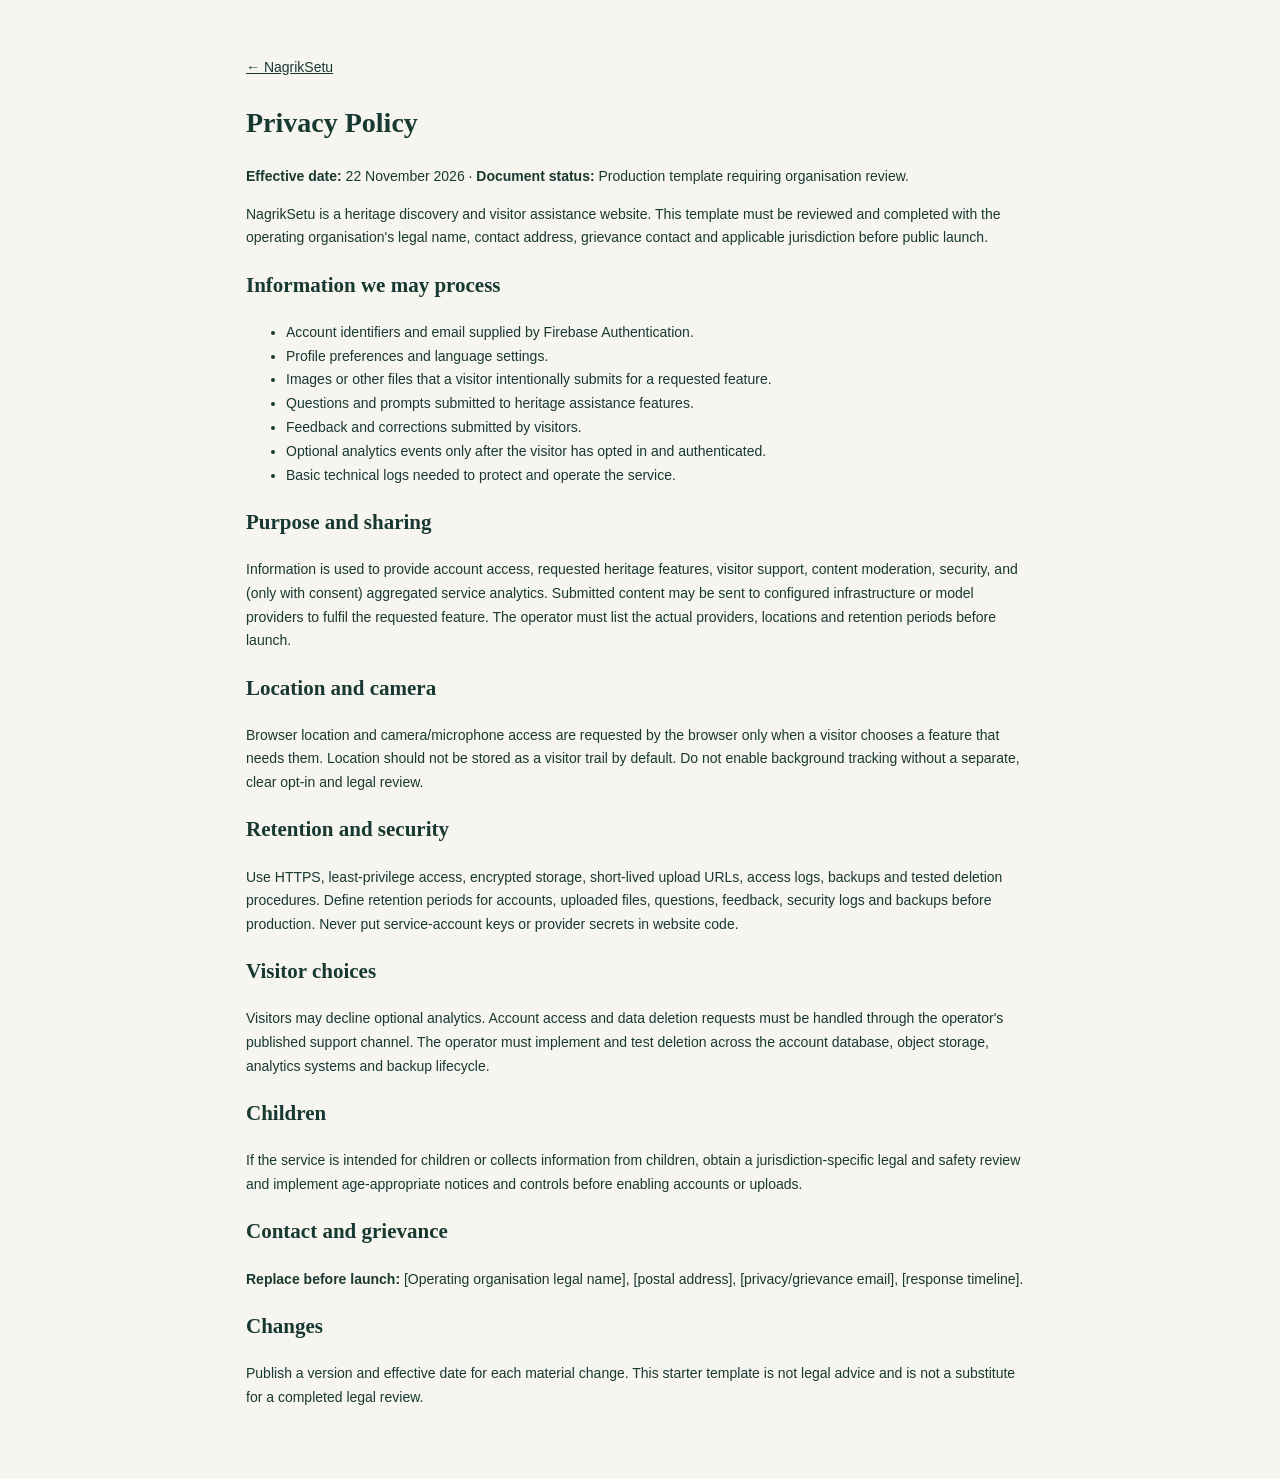
<file: legal/privacy.html>
<!doctype html><html lang="en"><head><meta charset="utf-8"><meta name="viewport" content="width=device-width,initial-scale=1"><title>Privacy Policy — NagrikSetu</title><link rel="stylesheet" href="../styles.css"><style>body{padding:28px;max-width:900px;margin:auto;line-height:1.7}.legal{background:var(--panel);padding:28px;border-radius:18px}h1,h2{font-family:'Playfair Display',serif}</style></head><body><main class="legal"><a href="../index.html">← NagrikSetu</a><h1>Privacy Policy</h1><p><b>Effective date:</b> 22 November 2026 · <b>Document status:</b> Production template requiring organisation review.</p><p>NagrikSetu is a heritage discovery and visitor assistance website. This template must be reviewed and completed with the operating organisation's legal name, contact address, grievance contact and applicable jurisdiction before public launch.</p><h2>Information we may process</h2><ul><li>Account identifiers and email supplied by Firebase Authentication.</li><li>Profile preferences and language settings.</li><li>Images or other files that a visitor intentionally submits for a requested feature.</li><li>Questions and prompts submitted to heritage assistance features.</li><li>Feedback and corrections submitted by visitors.</li><li>Optional analytics events only after the visitor has opted in and authenticated.</li><li>Basic technical logs needed to protect and operate the service.</li></ul><h2>Purpose and sharing</h2><p>Information is used to provide account access, requested heritage features, visitor support, content moderation, security, and (only with consent) aggregated service analytics. Submitted content may be sent to configured infrastructure or model providers to fulfil the requested feature. The operator must list the actual providers, locations and retention periods before launch.</p><h2>Location and camera</h2><p>Browser location and camera/microphone access are requested by the browser only when a visitor chooses a feature that needs them. Location should not be stored as a visitor trail by default. Do not enable background tracking without a separate, clear opt-in and legal review.</p><h2>Retention and security</h2><p>Use HTTPS, least-privilege access, encrypted storage, short-lived upload URLs, access logs, backups and tested deletion procedures. Define retention periods for accounts, uploaded files, questions, feedback, security logs and backups before production. Never put service-account keys or provider secrets in website code.</p><h2>Visitor choices</h2><p>Visitors may decline optional analytics. Account access and data deletion requests must be handled through the operator's published support channel. The operator must implement and test deletion across the account database, object storage, analytics systems and backup lifecycle.</p><h2>Children</h2><p>If the service is intended for children or collects information from children, obtain a jurisdiction-specific legal and safety review and implement age-appropriate notices and controls before enabling accounts or uploads.</p><h2>Contact and grievance</h2><p><b>Replace before launch:</b> [Operating organisation legal name], [postal address], [privacy/grievance email], [response timeline].</p><h2>Changes</h2><p>Publish a version and effective date for each material change. This starter template is not legal advice and is not a substitute for a completed legal review.</p></main></body></html>
</file>
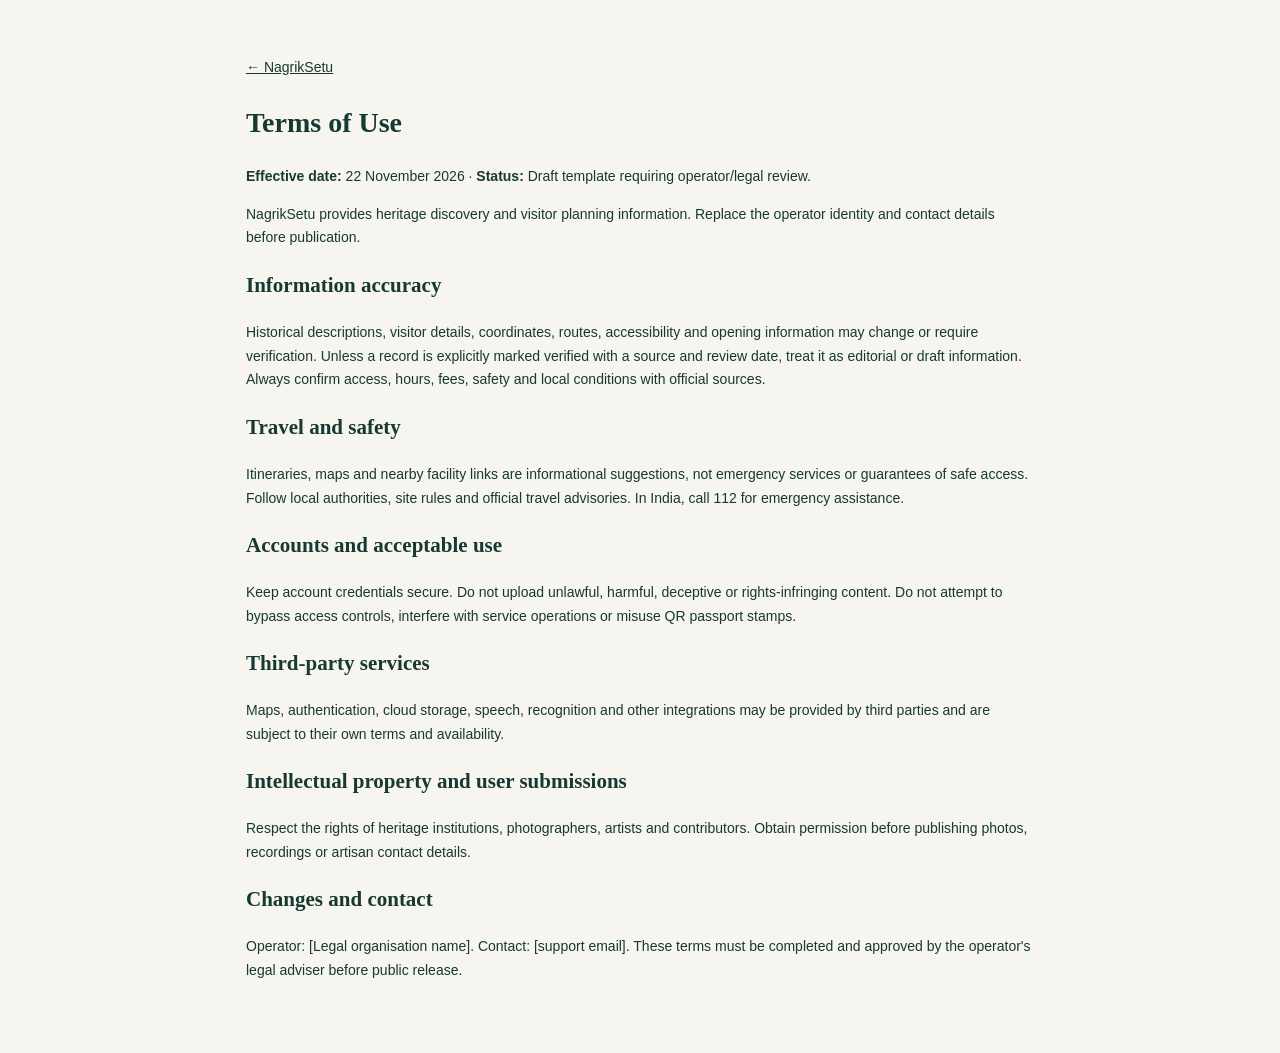
<file: legal/terms.html>
<!doctype html><html lang="en"><head><meta charset="utf-8"><meta name="viewport" content="width=device-width,initial-scale=1"><title>Terms of Use — NagrikSetu</title><link rel="stylesheet" href="../styles.css"><style>body{padding:28px;max-width:900px;margin:auto;line-height:1.7}.legal{background:var(--panel);padding:28px;border-radius:18px}h1,h2{font-family:'Playfair Display',serif}</style></head><body><main class="legal"><a href="../index.html">← NagrikSetu</a><h1>Terms of Use</h1><p><b>Effective date:</b> 22 November 2026 · <b>Status:</b> Draft template requiring operator/legal review.</p><p>NagrikSetu provides heritage discovery and visitor planning information. Replace the operator identity and contact details before publication.</p><h2>Information accuracy</h2><p>Historical descriptions, visitor details, coordinates, routes, accessibility and opening information may change or require verification. Unless a record is explicitly marked verified with a source and review date, treat it as editorial or draft information. Always confirm access, hours, fees, safety and local conditions with official sources.</p><h2>Travel and safety</h2><p>Itineraries, maps and nearby facility links are informational suggestions, not emergency services or guarantees of safe access. Follow local authorities, site rules and official travel advisories. In India, call 112 for emergency assistance.</p><h2>Accounts and acceptable use</h2><p>Keep account credentials secure. Do not upload unlawful, harmful, deceptive or rights-infringing content. Do not attempt to bypass access controls, interfere with service operations or misuse QR passport stamps.</p><h2>Third-party services</h2><p>Maps, authentication, cloud storage, speech, recognition and other integrations may be provided by third parties and are subject to their own terms and availability.</p><h2>Intellectual property and user submissions</h2><p>Respect the rights of heritage institutions, photographers, artists and contributors. Obtain permission before publishing photos, recordings or artisan contact details.</p><h2>Changes and contact</h2><p>Operator: [Legal organisation name]. Contact: [support email]. These terms must be completed and approved by the operator's legal adviser before public release.</p></main></body></html>
</file>
<file: styles.css>
*{box-sizing:border-box} :root{--ink:#183832;--muted:#74827a;--paper:#f6f5ef;--line:#e4e5dc;--green:#143a33;--green2:#214b41;--gold:#d8b474;--sand:#eee7d8;--white:#fff;--danger:#a84638;--shadow:0 12px 34px rgba(20,48,40,.07)}body{margin:0;background:var(--paper);color:var(--ink);font-family:"DM Sans",sans-serif;font-size:14px}body.dark{--ink:#e8eee8;--muted:#a2b0a7;--paper:#101b19;--line:#293a34;--green:#102c27;--green2:#1d4038;--sand:#25352e;--white:#182722;--shadow:0 12px 34px rgba(0,0,0,.2)}button,input,select{font:inherit}button{cursor:pointer}a{color:inherit}.app{min-height:100vh}.sidebar{position:fixed;z-index:30;inset:0 auto 0 0;width:252px;background:#102d29;color:#e7eee8;padding:25px 17px 18px;display:flex;flex-direction:column;overflow:auto}.brand{display:flex;align-items:center;gap:11px;padding:0 9px 27px;text-decoration:none;color:white}.brand-symbol{width:42px;height:42px;border:1px solid #d5b273;border-radius:50%;display:grid;place-items:center;color:#e6c58e;font:25px Georgia}.brand b{display:block;font:700 17px "Playfair Display"}.brand small{display:block;font-size:8px;letter-spacing:2px;color:#9eb5a8;margin-top:3px}.side-label{font-size:8px;letter-spacing:2px;color:#819b8d;font-weight:700;padding:13px 12px 7px}.nav-item{border:0;background:transparent;color:#b9c9bf;text-align:left;display:flex;align-items:center;gap:12px;width:100%;padding:10px 12px;border-radius:7px;font-size:11px;margin:1px 0}.nav-item>span{font-size:18px;width:19px;text-align:center}.nav-item:hover,.nav-item.active{background:#25463e;color:white}.nav-item i{margin-left:auto;font-style:normal;background:#d8b474;color:#183832;border-radius:20px;padding:2px 7px;font-size:9px}.nav-item small{margin-left:auto;font-size:7px;letter-spacing:1px;color:#d9b97c}.side-spacer{flex:1;min-height:18px}.side-footer{border-top:1px solid #2d4a41;padding:16px 10px 0;color:#9ab0a4;font-size:9px}.side-footer p{margin:7px 0 0;color:#7f998c}.online-dot{display:inline-block;width:6px;height:6px;background:#8bc58f;border-radius:50%;margin-right:7px}.main{margin-left:252px;min-height:100vh}.topbar{height:72px;display:flex;align-items:center;justify-content:space-between;padding:0 42px;border-bottom:1px solid var(--line);background:var(--paper);position:sticky;top:0;z-index:20}.breadcrumbs{font-size:9px;letter-spacing:1.8px;color:var(--muted);font-weight:700}.top-tools{display:flex;align-items:center;gap:12px}.network-state{font-size:9px;color:#6e9a75}.tool-btn{width:31px;height:31px;border:1px solid var(--line);border-radius:50%;background:var(--white);color:var(--ink);font-size:12px}.top-tools select{border:1px solid var(--line);border-radius:20px;background:var(--white);color:var(--ink);padding:7px 10px;font-size:10px}.profile-chip{border:0;background:transparent;color:var(--ink);display:flex;align-items:center;gap:7px;font-size:10px}.profile-chip span{width:29px;height:29px;border-radius:50%;background:#e8ddc7;color:#5b4930;display:grid;place-items:center;font-weight:700}.mobile-menu{display:none}.content{max-width:1500px;margin:auto;padding:0 42px 55px}.page{display:none;padding-top:28px}.page.active{display:block}.hero{min-height:390px;background:linear-gradient(90deg,rgba(10,37,32,.96),rgba(13,43,36,.84) 52%,rgba(13,43,36,.18)),url('https://images.unsplash.com/photo-1561361513-2d000a50f0dc?auto=format&fit=crop&w=1700&q=85') center 46%/cover;border-radius:3px;color:white;position:relative;overflow:hidden;padding:53px 5.2%}.hero-copy{max-width:570px}.eyebrow{font-size:8px;letter-spacing:2px;font-weight:700;color:#8d9c91}.eyebrow.gold{color:#e0bd7d}.hero h1,.page-intro h1{font:600 clamp(39px,5vw,64px)/1.05 "Playfair Display",serif;margin:17px 0}.hero h1 em{color:#e5c58c;font-weight:500}.hero p{max-width:510px;color:#c6d3ca;font-size:12px;line-height:1.85}.hero-actions{display:flex;gap:10px;margin-top:24px}.btn{border:0;border-radius:2px;padding:12px 17px;font-size:10px;font-weight:700;transition:.2s}.btn:hover{transform:translateY(-1px);filter:brightness(1.04)}.btn-gold{background:#d9b879;color:#173a32}.btn-dark{background:#173c34;color:white}.btn-light{background:#f4f0e7;color:#183a32}.btn-outline-light{background:transparent;border:1px solid #a6b8ab;color:white}.btn-outline-dark{background:transparent;border:1px solid #9aa99e;color:var(--ink)}.btn span{margin-left:12px}.full-btn{width:100%;margin-top:9px}.hero-proof{display:flex;gap:19px;margin-top:25px;color:#b9c9bf;font-size:9px}.hero-seal{position:absolute;right:7%;bottom:42px;display:flex;align-items:center;gap:10px;color:#e2c28a;font-size:8px;letter-spacing:1.5px;line-height:1.7}.seal-circle{width:72px;height:72px;border:1px solid #d9b879;border-radius:50%;display:grid;place-content:center;text-align:center;font-size:10px}.seal-circle b{font:22px "Playfair Display"}.section-head{display:flex;align-items:end;justify-content:space-between;margin:39px 0 16px}.section-head.compact{margin-top:34px}.section-head h2{font:600 25px "Playfair Display";margin:7px 0 3px}.section-head p{font-size:10px;color:var(--muted);margin:5px 0}.link-btn{border:0;background:none;color:#9b773e;font-size:10px;font-weight:700}.region-grid{display:grid;grid-template-columns:repeat(3,1fr);gap:13px}.region-card{min-height:153px;text-align:left;border:0;padding:19px;color:white;position:relative;overflow:hidden;display:flex;flex-direction:column;align-items:flex-start;justify-content:flex-end;background-size:cover;background-position:center}.region-card:before{content:"";position:absolute;inset:0;background:linear-gradient(0deg,rgba(10,31,27,.92),rgba(10,31,27,.16))}.region-card>*{position:relative}.region-card.gorakhpur{background-image:url('https://images.unsplash.com/photo-1606293926075-69a00dbceed6?auto=format&fit=crop&w=900&q=80')}.region-card.lucknow{background-image:url('https://images.unsplash.com/photo-1599661046827-dacff0c0f09a?auto=format&fit=crop&w=900&q=80')}.region-card.up{background-image:url('https://images.unsplash.com/photo-1564507592333-c60657eea523?auto=format&fit=crop&w=900&q=80')}.region-kicker{font-size:7px;letter-spacing:1.6px;color:#e1c38c}.region-card strong{font:600 24px "Playfair Display";margin:7px 0}.region-card small{font-size:9px;color:#d5dfd7}.region-card b{font-size:9px;color:#e7c98e;margin-top:13px}.place-grid{display:grid;grid-template-columns:repeat(3,minmax(0,1fr));gap:14px}.place-card{background:var(--white);border:1px solid var(--line);min-width:0;box-shadow:0 3px 12px rgba(20,48,40,.025)}.place-image{height:158px;position:relative;background:#d5d4c8;overflow:hidden}.place-image img{width:100%;height:100%;object-fit:cover;display:block;transition:transform .4s}.place-card:hover .place-image img{transform:scale(1.04)}.place-image:after{content:"";position:absolute;inset:50% 0 0;background:linear-gradient(transparent,rgba(0,0,0,.28));pointer-events:none}.place-city-tag{position:absolute;z-index:1;left:11px;bottom:10px;color:white;font-size:8px;letter-spacing:1px;font-weight:700;text-shadow:0 1px 4px #000}.save-place{position:absolute;z-index:2;right:10px;top:10px;border:0;width:30px;height:30px;border-radius:50%;background:#fffE;color:#38544b;font-size:17px}.save-place.saved{color:#b84e45}.place-body{padding:13px}.place-tag{font-size:7px;letter-spacing:1.4px;text-transform:uppercase;color:#a47e42;font-weight:700}.place-body h3{font:600 18px "Playfair Display";margin:6px 0 4px;color:var(--ink)}.place-meta{font-size:9px;color:var(--muted)}.place-body p{font-size:10px;line-height:1.55;color:var(--muted);min-height:32px;margin:9px 0}.place-foot{border-top:1px solid var(--line);padding-top:10px;display:flex;justify-content:space-between;align-items:center}.place-foot small{font-size:7px;color:#b18448;letter-spacing:1px}.place-foot button{border:0;background:none;color:#97723b;font-size:9px;font-weight:700}.home-feature-row{display:grid;grid-template-columns:1fr 1fr;gap:14px;margin-top:30px}.feature-tile{padding:26px;min-height:215px;position:relative;overflow:hidden}.tile-dark{background:#183e35;color:white}.tile-sand{background:var(--sand);color:var(--ink)}.feature-tile h2{font:600 28px/1.13 "Playfair Display";margin:13px 0}.feature-tile p{max-width:330px;font-size:10px;line-height:1.7;opacity:.75}.feature-tile .btn{margin-top:8px;position:relative;z-index:2}.tile-watermark{position:absolute;right:22px;bottom:-45px;font-size:150px;opacity:.08}.quick-grid{display:grid;grid-template-columns:repeat(4,1fr);gap:11px}.quick-card{background:var(--white);border:1px solid var(--line);padding:16px;text-align:left;color:var(--ink)}.quick-card span{display:block;color:#b08b50;font-size:22px;margin-bottom:14px}.quick-card b,.quick-card small{display:block}.quick-card b{font-size:10px}.quick-card small{font-size:8px;color:var(--muted);margin-top:5px}footer{display:flex;justify-content:space-between;border-top:1px solid var(--line);padding-top:16px;margin-top:43px;color:var(--muted);font-size:8px}.page-intro{padding:16px 0 22px}.page-intro h1{font-size:47px;color:var(--ink);margin:10px 0}.page-intro h1 span{color:#bd9658}.page-intro p{font-size:11px;line-height:1.7;color:var(--muted);max-width:720px}.atlas-controls{display:flex;gap:8px;flex-wrap:wrap}.search-field{flex:1;min-width:230px;display:flex;align-items:center;gap:9px;height:40px;padding:0 12px;border:1px solid var(--line);background:var(--white)}.search-field span{font-size:19px;color:var(--muted)}.search-field input{border:0;outline:0;background:transparent;color:var(--ink);width:100%;font-size:10px}.atlas-controls select,.filter-reset{height:40px;border:1px solid var(--line);background:var(--white);color:var(--ink);padding:0 11px;font-size:9px}.filter-chips{display:flex;gap:7px;flex-wrap:wrap;margin:13px 0}.chip{border:1px solid var(--line);background:var(--white);color:var(--muted);padding:7px 11px;border-radius:20px;font-size:8px}.chip.active{background:#173c34;color:white;border-color:#173c34}.result-line{display:flex;align-items:center;justify-content:space-between;margin:15px 0 12px;font-size:9px;color:var(--muted)}.result-line b{font-size:10px;color:var(--ink)}.mode-tabs{display:flex;gap:7px;margin-bottom:15px}.mode-tab{border:1px solid var(--line);background:var(--white);color:var(--muted);padding:10px 14px;font-size:9px}.mode-tab.active{background:#173c34;color:white;border-color:#173c34}.small-tabs{margin:8px 0 15px}.identify-layout{display:grid;grid-template-columns:1.3fr .7fr;gap:14px}.panel{background:var(--white);border:1px solid var(--line);box-shadow:var(--shadow)}.identify-panel{padding:20px}.dropzone{min-height:230px;border:1px dashed #b8bcae;background:var(--paper);display:flex;align-items:center;justify-content:center;flex-direction:column;gap:8px;cursor:pointer;padding:18px;text-align:center;color:var(--ink)}.drop-icon{font-size:28px;color:#b18b50}.dropzone b{font-size:12px}.dropzone small{font-size:9px;color:var(--muted)}.dropzone img{max-width:100%;max-height:230px;object-fit:contain;margin-top:8px}.compact-drop{min-height:130px}.field-label{display:flex;flex-direction:column;gap:7px;font-size:9px;color:var(--muted);font-weight:600;margin:12px 0}.field-label input,.field-label select,.chat-context select,.tool-form select,.compare-form select,.support-filters select,.tour-config select{height:39px;border:1px solid var(--line);background:var(--paper);color:var(--ink);padding:0 11px;font-size:10px;outline-color:#b58f55;width:100%}.inline-checks{display:flex;gap:17px;flex-wrap:wrap;margin:12px 0;font-size:9px;color:var(--muted)}.side-note{padding:22px}.side-note h3,.guide-aside h3{font:600 25px "Playfair Display";margin:13px 0}.steps{padding-left:19px}.steps li{padding:8px 0 8px 5px;color:#b08a4e}.steps b,.steps span{display:block}.steps b{font-size:10px;color:var(--ink)}.steps span{font-size:9px;color:var(--muted);margin-top:4px}.notice{background:var(--sand);padding:13px 15px;margin-top:14px}.notice b{font-size:9px}.notice p{font-size:9px;line-height:1.6;color:var(--muted);margin:5px 0 0}.result-panel{margin-top:15px;padding:20px;background:var(--white);border:1px solid var(--line)}.result-panel h3{font:600 22px "Playfair Display"}.result-panel p{font-size:11px;line-height:1.7;color:var(--muted)}.guide-layout{display:grid;grid-template-columns:1.45fr .65fr;gap:14px}.chat-panel{min-width:0}.chat-head{display:flex;align-items:center;gap:10px;padding:13px 17px;border-bottom:1px solid var(--line)}.guide-avatar{width:36px;height:36px;border-radius:50%;background:#e9dfc9;color:#705b34;display:grid;place-items:center;font:20px Georgia}.chat-head b,.chat-head small{display:block}.chat-head b{font-size:10px}.chat-head small{font-size:8px;color:var(--muted);margin-top:4px}.icon-btn{margin-left:auto;border:0;background:none;color:var(--muted);font-size:18px}.chat-context{display:grid;grid-template-columns:1fr 1fr;gap:10px;padding:0 16px}.chat-context label{font-size:8px;color:var(--muted)}.chat-context select{margin-top:5px;height:34px}.chat-messages{height:315px;overflow:auto;background:var(--paper);padding:17px;display:flex;flex-direction:column;gap:11px}.chat-msg{max-width:87%;padding:11px 13px;font-size:10px;line-height:1.7}.chat-msg p{margin:5px 0}.chat-msg small{display:block;font-size:7px;letter-spacing:1px;font-weight:700;color:#9a7b48}.chat-msg.assistant{align-self:flex-start;background:var(--sand)}.chat-msg.user{align-self:flex-end;background:#1a4038;color:white}.chat-msg.user small{color:#e1c38d}.suggested-prompts{display:flex;gap:6px;flex-wrap:wrap;padding:10px 14px 0}.suggested-prompts button{border:1px solid var(--line);background:var(--paper);color:var(--muted);padding:7px 9px;font-size:8px}.chat-compose{display:flex;gap:7px;padding:12px 14px}.chat-compose input{flex:1;min-width:0;border:1px solid var(--line);background:var(--paper);color:var(--ink);padding:10px;font-size:10px;outline-color:#b58f55}.chat-compose button{width:37px;border:0;background:var(--sand);color:var(--ink)}.chat-compose .send-btn{background:#173c34;color:white;font-size:17px}.small-disclaimer{font-size:7px;color:var(--muted);padding:0 14px 12px;line-height:1.5}.guide-aside{background:var(--white);border:1px solid var(--line);padding:22px}.story-key{display:flex;gap:10px;align-items:flex-start;padding:12px 0;border-bottom:1px solid var(--line)}.story-key b,.story-key small{display:block}.story-key b{font-size:10px}.story-key small{font-size:8px;color:var(--muted);line-height:1.5;margin-top:4px}.history-dot,.folklore-dot{width:9px;height:9px;border-radius:50%;background:#58866b;margin-top:4px;flex-shrink:0}.folklore-dot{background:#b88b4d}.nearby-toolbar,.tool-form,.tour-config,.support-filters{display:flex;align-items:end;gap:12px;padding:14px 17px;margin-bottom:14px}.nearby-toolbar .field-label,.tour-config .field-label,.support-filters .field-label,.tool-form .field-label{flex:1;margin:0}.map-layout{display:grid;grid-template-columns:1.4fr .6fr;gap:13px}.map-box{height:430px;background:#e6e6dc;border:1px solid var(--line);z-index:1}.map-results{padding:13px;max-height:430px;overflow:auto}.nearby-list{display:flex;flex-direction:column;gap:7px}.nearby-item{padding:10px;border:1px solid var(--line);background:var(--paper)}.nearby-item b,.nearby-item small{display:block}.nearby-item b{font-size:10px}.nearby-item small{font-size:8px;color:var(--muted);margin-top:4px}.nearby-item button{border:0;background:none;color:#9a743e;font-size:8px;padding:7px 0 0}.muted{color:var(--muted);font-size:10px}.facility-shortcuts{display:grid;grid-template-columns:repeat(4,1fr);gap:10px}.facility-shortcut{border:1px solid var(--line);background:var(--white);padding:15px;text-decoration:none}.facility-shortcut span{display:block;font-size:21px;color:#b08b50;margin-bottom:10px}.facility-shortcut b,.facility-shortcut small{display:block}.facility-shortcut b{font-size:9px}.facility-shortcut small{font-size:8px;color:var(--muted);margin-top:4px}.tour-hero{background:linear-gradient(90deg,#153a32,#285448);color:white;min-height:230px;padding:30px 36px;display:flex;align-items:center;justify-content:space-between;position:relative;overflow:hidden}.tour-hero h2{font:600 36px/1.1 "Playfair Display";margin:12px 0}.tour-hero p{font-size:10px;color:#c8d6cd;max-width:420px;line-height:1.7}.tour-art{font-size:150px;color:#e1c18a;opacity:.15;margin-right:7%}.tour-config{margin-top:14px}.tour-stops{margin:14px 0}.tour-stop{display:flex;gap:12px;align-items:center;background:var(--white);padding:13px;border-bottom:1px solid var(--line)}.stop-index{width:30px;height:30px;border-radius:50%;background:var(--sand);display:grid;place-items:center;color:#9b7945;font-size:10px}.tour-stop b,.tour-stop small{display:block}.tour-stop b{font-size:10px}.tour-stop small{font-size:8px;color:var(--muted);margin-top:4px}.tour-stop button{margin-left:auto;border:0;border-radius:50%;width:34px;height:34px;background:#173c34;color:white}.planner-layout{display:grid;grid-template-columns:300px 1fr;gap:14px}.planner-form{padding:19px}.itinerary-panel{padding:20px;min-height:380px}.empty-state{text-align:center;padding:85px 15px;color:#b08b50}.empty-state>span{font-size:32px}.empty-state h3{font:600 23px "Playfair Display";color:var(--ink);margin:12px 0 5px}.empty-state p{font-size:10px;color:var(--muted)}.itinerary-day{border:1px solid var(--line);margin:12px 0}.itinerary-day h3{font:600 17px "Playfair Display";background:var(--sand);padding:12px;margin:0}.itinerary-stop{display:flex;gap:10px;padding:12px;border-top:1px solid var(--line)}.itinerary-stop b{font-size:10px}.itinerary-stop p{font-size:9px;color:var(--muted);margin:4px 0}.itinerary-stop small{font-size:8px;color:#a17d47}.timeline-panel{padding:24px;margin-top:14px}.timeline-event{display:grid;grid-template-columns:90px 18px 1fr;gap:10px;padding:12px 0}.timeline-year{font:600 16px "Playfair Display";color:#a57e42}.timeline-marker{position:relative}.timeline-marker:before{content:"";position:absolute;width:9px;height:9px;border-radius:50%;background:#b28b50;top:5px;left:3px}.timeline-marker:after{content:"";position:absolute;left:7px;top:17px;bottom:-20px;width:1px;background:var(--line)}.timeline-event:last-child .timeline-marker:after{display:none}.timeline-event b{font-size:11px}.timeline-event p{font-size:9px;line-height:1.6;color:var(--muted);margin:5px 0}.compare-form{padding:18px;display:grid;grid-template-columns:1fr 45px 1fr auto;gap:12px;align-items:end}.compare-form .field-label{margin:0}.versus{text-align:center;color:#ad8951;font:600 13px "Playfair Display";padding-bottom:12px}.compare-result{display:grid;grid-template-columns:1fr 1fr;gap:12px;margin-top:14px}.compare-card{background:var(--white);border:1px solid var(--line);padding:18px}.compare-card h3{font:600 20px "Playfair Display";margin:8px 0}.compare-card p{font-size:10px;color:var(--muted);line-height:1.6}.quiz-layout{display:grid;grid-template-columns:1fr;max-width:700px;margin:auto}.quiz-setup,.quiz-play{padding:28px}.quiz-symbol{font-size:34px;color:#b28b50}.quiz-setup h2{font:600 26px "Playfair Display";margin:10px 0 20px}.quiz-benefits{display:flex;justify-content:space-between;border-top:1px solid var(--line);padding-top:15px;margin-top:18px;font-size:8px;color:var(--muted)}.quiz-question{font:600 21px "Playfair Display";line-height:1.35;margin:16px 0}.quiz-option{display:block;width:100%;text-align:left;border:1px solid var(--line);background:var(--paper);color:var(--ink);padding:12px;margin:8px 0;font-size:10px}.quiz-option.correct{border-color:#4c9569;background:#e5f1e8;color:#205d37}.quiz-option.wrong{border-color:#bd655a;background:#f7e8e5;color:#8b352e}.quiz-progress{height:5px;background:var(--line);margin:10px 0}.quiz-progress span{display:block;height:100%;background:#c39c5c}.emergency-banner{background:#193f36;color:white;display:flex;align-items:center;gap:14px;padding:17px;margin-bottom:14px}.emergency-banner>span{font-size:28px;color:#e4c17d}.emergency-banner b{font-size:11px}.emergency-banner p{font-size:9px;color:#d2ddd4;margin:5px 0 0}.emergency-banner a{margin-left:auto;color:#edcb8b;font-size:10px;white-space:nowrap}.support-grid{display:grid;grid-template-columns:repeat(3,1fr);gap:11px}.support-card{border:1px solid var(--line);background:var(--white);padding:17px}.support-card span{display:block;color:#b18b50;font-size:22px;margin-bottom:12px}.support-card b,.support-card small{display:block}.support-card b{font-size:10px}.support-card small{font-size:8px;color:var(--muted);margin-top:5px}.offline-layout{display:grid;grid-template-columns:.8fr 1.2fr;gap:14px}.offline-intro{padding:22px}.offline-icon{font-size:38px;color:#b18b50}.offline-intro h2{font:600 24px "Playfair Display"}.offline-intro p{font-size:10px;line-height:1.7;color:var(--muted)}.pack-list{padding:16px}.pack-row{display:flex;align-items:center;gap:12px;padding:12px 0;border-bottom:1px solid var(--line)}.pack-row:last-child{border:0}.pack-row>span{font-size:20px;color:#ad884d}.pack-row div{flex:1}.pack-row b,.pack-row small{display:block}.pack-row b{font-size:10px}.pack-row small{font-size:8px;color:var(--muted);margin-top:4px}.pack-row button{border:1px solid var(--line);background:var(--paper);color:var(--ink);padding:7px 10px;font-size:8px}.profile-layout{display:grid;grid-template-columns:1fr .8fr;gap:14px;max-width:900px}.profile-form,.profile-stats{padding:22px}.profile-big{width:62px;height:62px;border-radius:50%;background:#e9dfc9;color:#705b34;display:grid;place-items:center;font:25px "Playfair Display";margin-bottom:16px}.profile-stats .stat-row{display:flex;align-items:center;justify-content:space-between;border-bottom:1px solid var(--line);padding:18px 0}.stat-row b{font:600 25px "Playfair Display";color:#a57e42}.stat-row span{font-size:10px;color:var(--muted)}.admin-kpis{display:grid;grid-template-columns:repeat(4,1fr);gap:11px}.kpi{padding:17px}.kpi small,.kpi b,.kpi span{display:block}.kpi small{font-size:7px;letter-spacing:1.4px;color:var(--muted)}.kpi b{font:600 25px "Playfair Display";margin:9px 0}.kpi span{font-size:8px;color:#a77f45}.admin-grid{display:grid;grid-template-columns:1fr 1fr;gap:13px;margin-top:13px}.admin-chart{padding:18px}.admin-chart h3{font:600 19px "Playfair Display"}.bar-row{display:grid;grid-template-columns:110px 1fr 34px;gap:8px;align-items:center;margin:15px 0;font-size:8px;color:var(--muted)}.bar-row i{height:7px;background:var(--line);display:block}.bar-row i b{display:block;height:100%;background:#b38b4d}.bar-row strong{font-size:8px;color:var(--ink)}.language-bars{height:180px;display:flex;align-items:end;justify-content:space-around;border-bottom:1px solid var(--line);padding:0 20px}.language-bars div{height:100%;display:flex;flex-direction:column;align-items:center;justify-content:end;gap:6px}.language-bars b{font-size:8px}.language-bars span{width:42px;background:#b38b4d;min-height:10px}.language-bars small{font-size:8px;color:var(--muted)}.toast{position:fixed;z-index:100;bottom:24px;left:50%;transform:translate(-50%,20px);opacity:0;pointer-events:none;background:#173c34;color:white;padding:12px 17px;font-size:10px;transition:.2s;max-width:90vw}.toast.show{opacity:1;transform:translate(-50%,0)}.modal-backdrop{position:fixed;inset:0;background:#081c18b8;z-index:90;display:grid;place-items:center;padding:18px}.modal{width:min(600px,100%);max-height:85vh;overflow:auto;padding:22px}.modal h2{font:600 25px "Playfair Display"}.modal p{font-size:10px;line-height:1.7;color:var(--muted)}.mobile-bottom{display:none}.access-large{font-size:18px!important}.access-large .place-body p,.access-large .page-intro p{font-size:13px!important}
@media(max-width:1100px){.sidebar{width:225px}.main{margin-left:225px}.content{padding-left:27px;padding-right:27px}.topbar{padding:0 27px}.place-grid{grid-template-columns:repeat(2,minmax(0,1fr))}.facility-shortcuts{grid-template-columns:repeat(2,1fr)}}
@media(max-width:720px){.sidebar{transform:translateX(-100%);transition:transform .25s;width:270px}.sidebar.open{transform:translateX(0);box-shadow:20px 0 40px #0004}.main{margin-left:0}.topbar{height:60px;padding:0 14px}.mobile-menu{display:block;border:0;background:none;color:var(--ink);font-size:19px}.breadcrumbs{display:none}.top-tools{gap:6px}.network-state{display:none}.top-tools select{font-size:9px;padding:6px}.profile-chip b{display:none}.profile-chip span{width:27px;height:27px}.content{padding:0 14px 95px}.page{padding-top:17px}.hero{min-height:430px;padding:34px 22px;background-position:59% center}.hero h1{font-size:46px}.hero p{font-size:11px}.hero-seal{right:13px;bottom:15px;transform:scale(.75);transform-origin:right bottom}.hero-proof{gap:9px;flex-wrap:wrap;font-size:8px}.hero-actions{flex-wrap:wrap}.section-head{margin:29px 0 13px;align-items:start}.section-head h2{font-size:21px}.section-head .link-btn{font-size:8px;margin-top:13px}.region-grid{grid-template-columns:1fr}.region-card{min-height:120px}.place-grid{grid-template-columns:1fr 1fr;gap:9px}.place-image{height:115px}.place-body{padding:10px}.place-body h3{font-size:15px}.place-body p{font-size:8px;min-height:48px}.place-meta{font-size:8px}.place-foot small{font-size:6px}.place-foot button{font-size:8px}.home-feature-row{grid-template-columns:1fr}.feature-tile{min-height:195px}.quick-grid{grid-template-columns:1fr 1fr}.quick-card{padding:13px}.page-intro h1{font-size:39px}.page-intro p{font-size:10px}.atlas-controls .search-field{flex-basis:100%}.atlas-controls select{flex:1;min-width:0}.filter-reset{flex:0 0 auto}.result-line span{display:none}.identify-layout,.guide-layout,.map-layout,.planner-layout,.offline-layout,.profile-layout,.admin-grid{grid-template-columns:1fr}.side-note{margin-top:10px}.chat-context{grid-template-columns:1fr 1fr}.chat-messages{height:310px}.guide-aside{margin-top:10px}.nearby-toolbar,.tour-config,.support-filters,.tool-form{flex-wrap:wrap;align-items:stretch}.nearby-toolbar .field-label,.tour-config .field-label,.support-filters .field-label,.tool-form .field-label{flex:1 1 42%}.nearby-toolbar .btn,.tour-config .btn,.support-filters .btn,.tool-form .btn{width:100%}.map-box{height:330px}.map-results{max-height:none}.tour-hero{padding:25px;min-height:225px}.tour-hero h2{font-size:32px}.tour-art{font-size:100px;margin:0}.compare-form{grid-template-columns:1fr}.versus{padding:0}.compare-result{grid-template-columns:1fr}.support-grid{grid-template-columns:1fr 1fr}.emergency-banner{align-items:flex-start;flex-wrap:wrap}.emergency-banner a{margin-left:42px}.admin-kpis{grid-template-columns:1fr 1fr}.bar-row{grid-template-columns:90px 1fr 30px}.mobile-bottom{display:flex;position:fixed;z-index:25;bottom:0;left:0;right:0;background:#102d29;padding:7px 3px calc(7px + env(safe-area-inset-bottom));justify-content:space-around}.mobile-bottom button{border:0;background:transparent;color:#aec1b5;display:flex;flex-direction:column;align-items:center;gap:3px;font-size:18px;min-width:48px}.mobile-bottom small{font-size:7px}.mobile-bottom button.active{color:#e5c48a}footer{display:block;line-height:1.8}footer span{display:block}.quiz-setup,.quiz-play{padding:19px}.quiz-setup h2{font-size:22px}}
@media(max-width:390px){.place-grid{grid-template-columns:1fr}.place-image{height:160px}.support-grid{grid-template-columns:1fr}.hero h1{font-size:41px}.chat-context{grid-template-columns:1fr}.admin-kpis{grid-template-columns:1fr 1fr}}

[hidden]{display:none!important}

.auth-fields{display:grid;grid-template-columns:1.2fr 1fr auto auto auto;gap:8px;margin-top:12px}.auth-fields input{min-width:0;border:1px solid var(--line);background:var(--paper);color:var(--ink);padding:10px;font-size:10px}@media(max-width:720px){.auth-fields{grid-template-columns:1fr 1fr}.auth-fields input{grid-column:span 1}}

.local-experience-grid{display:grid;grid-template-columns:repeat(4,1fr);gap:10px}.experience-card{border:1px solid var(--line);background:var(--white);padding:14px}.experience-card span{font-size:21px;color:#b18b50}.experience-card b,.experience-card small{display:block}.experience-card b{font-size:10px;margin:8px 0 4px}.experience-card small{font-size:8px;color:var(--muted);line-height:1.5}@media(max-width:720px){.local-experience-grid{grid-template-columns:1fr 1fr}}
</file>
